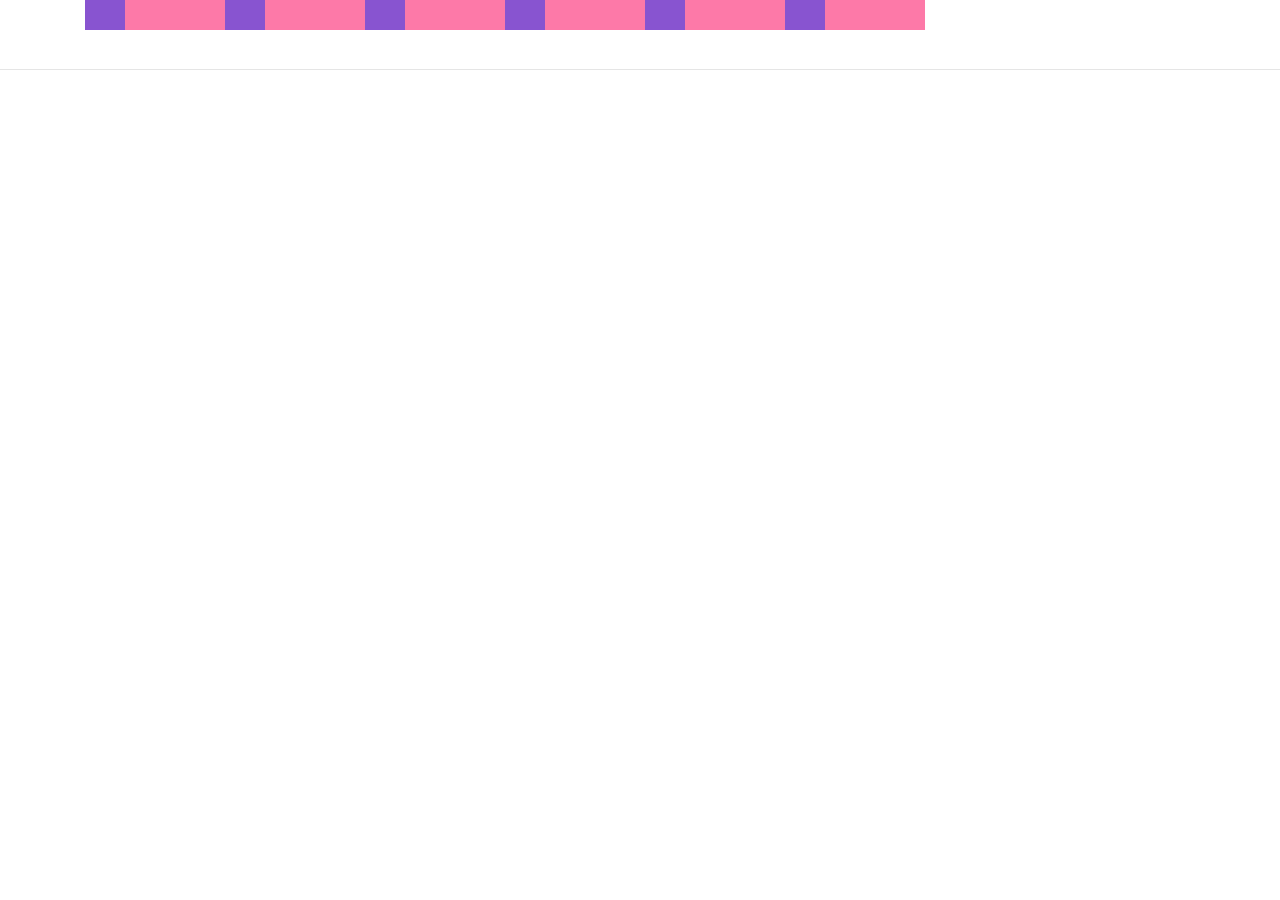
<file: index2.html>
<!DOCTYPE html>
<html lang="en">
<head>
    <meta charset="UTF-8">
    <meta http-equiv="X-UA-Compatible" content="IE=edge">
    <meta name="viewport" content="width=device-width, initial-scale=1.0">
    <title>Responsive</title>
    <link rel="stylesheet" href="https://cdn.jsdelivr.net/npm/bootstrap@4.3.1/dist/css/bootstrap.min.css" integrity="sha384-ggOyR0iXCbMQv3Xipma34MD+dH/1fQ784/j6cY/iJTQUOhcWr7x9JvoRxT2MZw1T" crossorigin="anonymous">

    <link rel="stylesheet" href="./style2.css">
</head>
<body>
    <div class="container" id="container2">
        <div class ="row " >
            <ul class="col-12" id="the-li"></ul>
        </div>
    </div>
    <hr/>
    <script>
          var html="";
            var htmlspan="";
            for(let i = 0 ; i < 12; i++){
                html += '<li></li>';      
            }
            document.getElementById("the-li").innerHTML=html;
    </script>
</body>
</html>
</file>
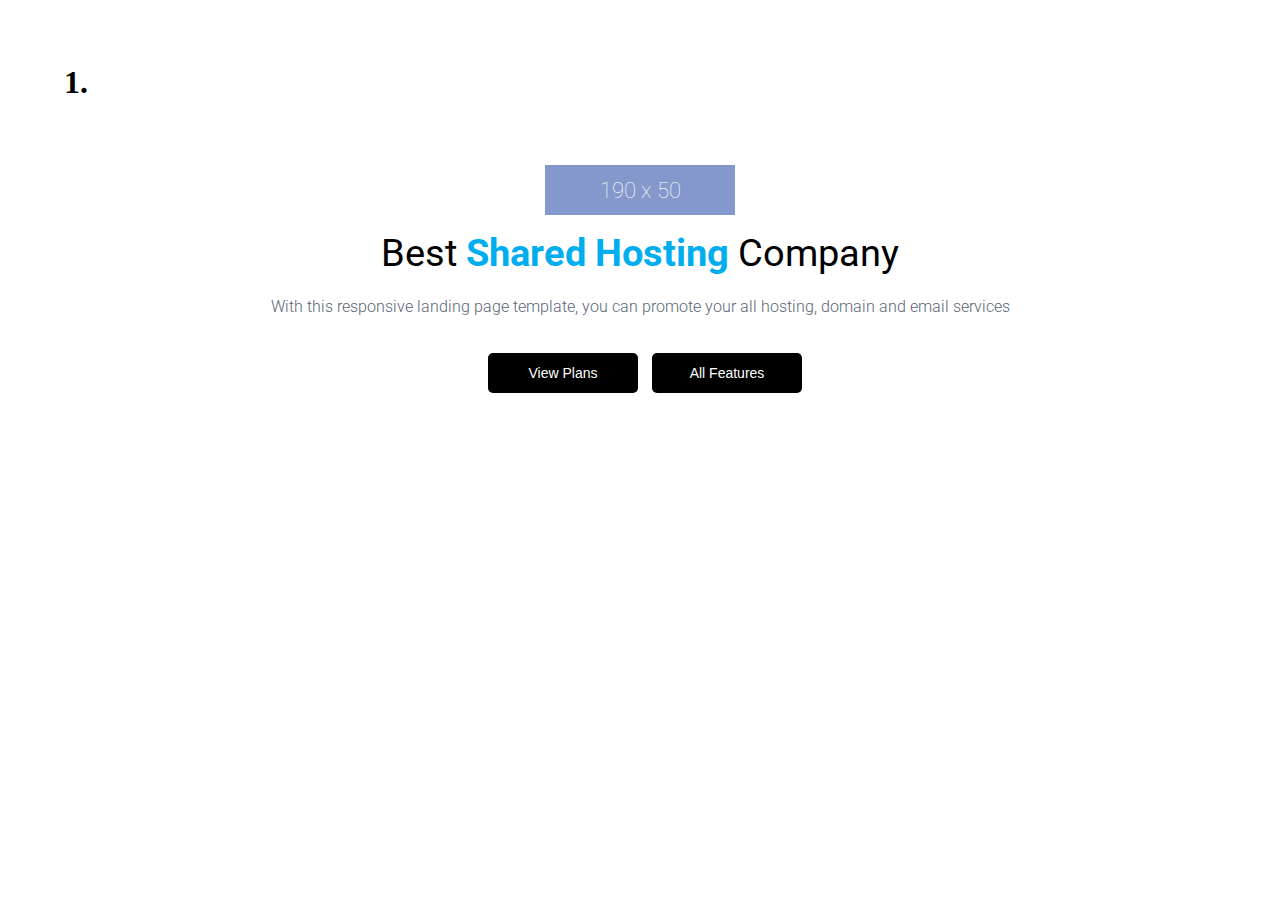
<file: BT1/part1.html>
<!DOCTYPE html>
<html lang="en">
<head>
    <meta charset="UTF-8">
    <meta http-equiv="X-UA-Compatible" content="IE=edge">
    <meta name="viewport" content="width=device-width, initial-scale=1.0">
    <title>Part 1</title>
    <link rel="stylesheet" href="style1.css">
</head>
<body>
    <h1>1.</h1>
    <div class ="section_1">
        <button class="section_1_button1">190 x 50</button>
        <p class="section_1-content">Best <span class="section_1-textblue">Shared Hosting</span> Company</p>
        <p>With this responsive landing page template, you can promote your all hosting, domain and email services</p>
        <button class="section_1-button2">View Plans</button>
        <button class="section_1-button3">All Features</button>
    </div>

</body>
</html>
</file>
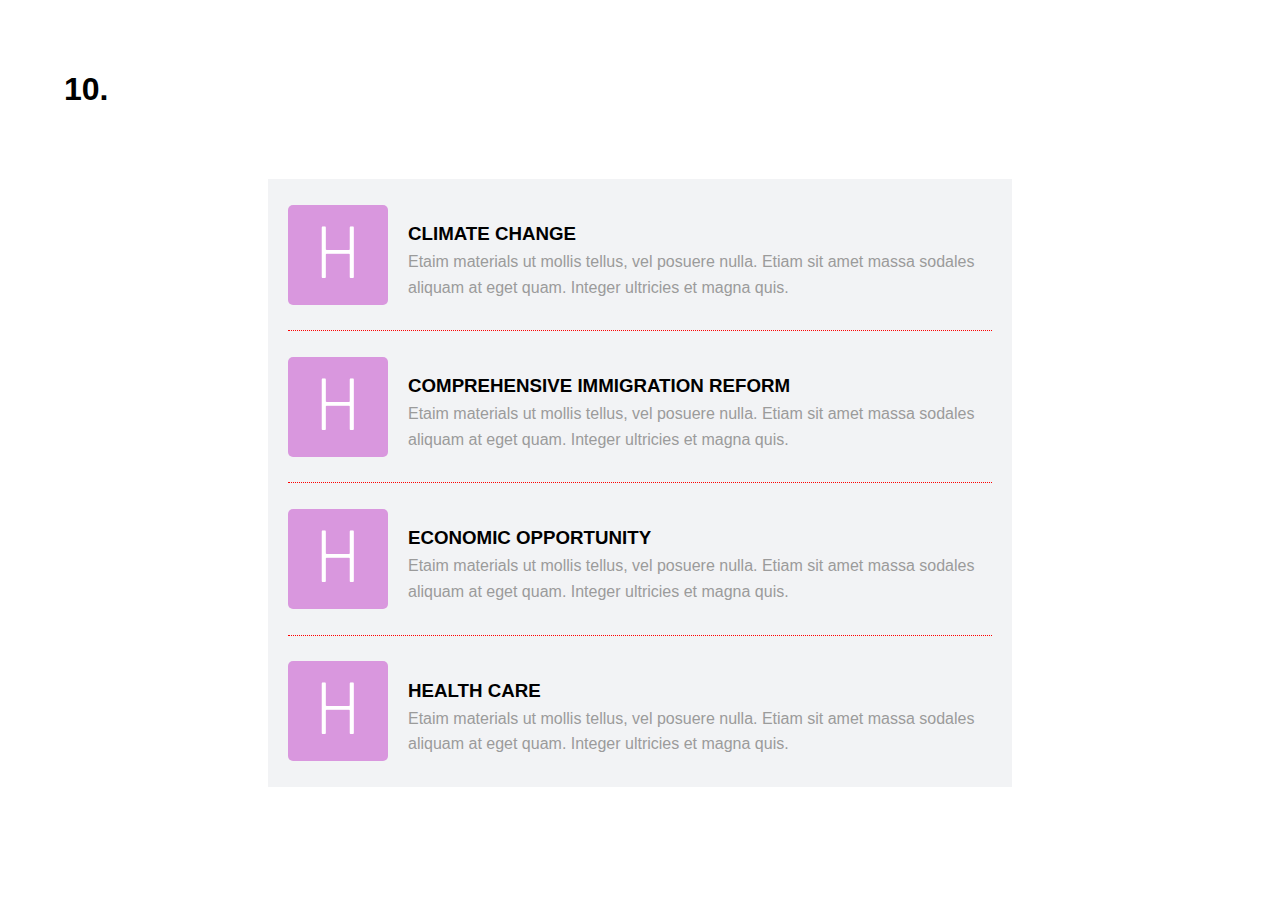
<file: BT10/part10.html>
<!DOCTYPE html>
<html lang="en">
<head>
    <meta charset="UTF-8">
    <meta http-equiv="X-UA-Compatible" content="IE=edge">
    <meta name="viewport" content="width=device-width, initial-scale=1.0">
    <title>Part 10</title>

    <link rel="stylesheet" href="style10.css">
</head>
<body>
    
    <h1>10.</h1>
    <div class="section_10">
      <div class="para">
        <div class="avatar"> H </div>
        <div class="content">
          <div class="title">
            <h3>CLIMATE CHANGE</h3>
          </div>
          <div class="text">
            <p>Etaim materials ut mollis tellus, vel posuere nulla. Etiam sit amet massa sodales aliquam at eget quam. Integer ultricies et magna quis.</p>
          </div>
        </div>
        </div>
        <div class="para">
          <div class="avatar"> <p>H</p> </div>
          <div class="content">
            <div class="title">
              <h3>COMPREHENSIVE IMMIGRATION REFORM</h3>
           
            </div>
        
            <div class="text">
              <p>Etaim materials ut mollis tellus, vel posuere nulla. Etiam sit amet massa sodales aliquam at eget quam. Integer ultricies et magna quis.</p>
            </div>
          </div>
          </div>
          <div class="para">
            <div class="avatar"> H </div>
            <div class="content">
              <div class="title">
                <h3>ECONOMIC OPPORTUNITY</h3>
              </div>
              <div class="text">
                <p>Etaim materials ut mollis tellus, vel posuere nulla. Etiam sit amet massa sodales aliquam at eget quam. Integer ultricies et magna quis.</p>
              </div>
            </div>
            </div>
            <div class="para para4">
              <div class="avatar"> H </div>
              <div class="content">
                <div class="title">
                  <h3>HEALTH CARE</h3>
                </div>
                <div class="text">
                  <p>Etaim materials ut mollis tellus, vel posuere nulla. Etiam sit amet massa sodales aliquam at eget quam. Integer ultricies et magna quis.</p>
                </div>
              </div>
      </div>
       
    </div>
 
</body>
</html>
</file>
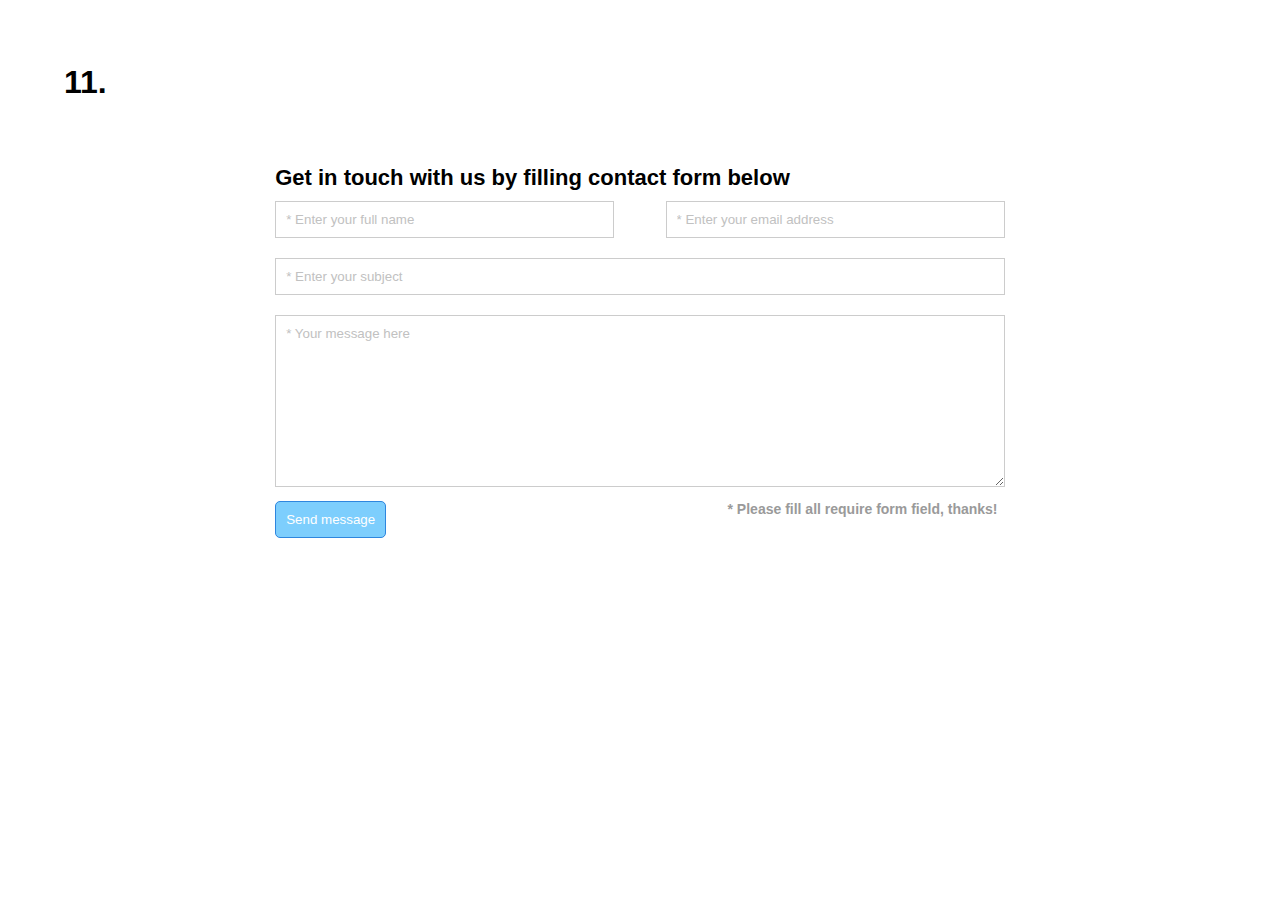
<file: BT11/part11.html>
<!DOCTYPE html>
<html lang="en">
<head>
    <meta charset="UTF-8">
    <meta http-equiv="X-UA-Compatible" content="IE=edge">
    <meta name="viewport" content="width=device-width, initial-scale=1.0">
    <title>Part 11</title>
    <link rel="stylesheet" href="style11.css">
</head>
<body>
    <h1>11.</h1>
    <div class="section_11">
        <p>Get in touch with us by filling contact form below</p>
        <form>
            <div class="haft-size">
            <input type="text" placeholder="* Enter your full name" name ="name" id="name">
            <input type="email" placeholder="* Enter your email address" name ="email" id="email">
            </div>
            <input type="text" placeholder="* Enter your subject" name ="subject" id="subject">
            <textarea rows="10" placeholder="* Your message here" name ="message" id="message"></textarea>
            <div class="last-item">
                <button type ="submit">Send message</button>
                <span>* Please fill all require form field, thanks!</span>
            </div>
        </div>    
        </form>
    </div>

</body>
</html>
</file>
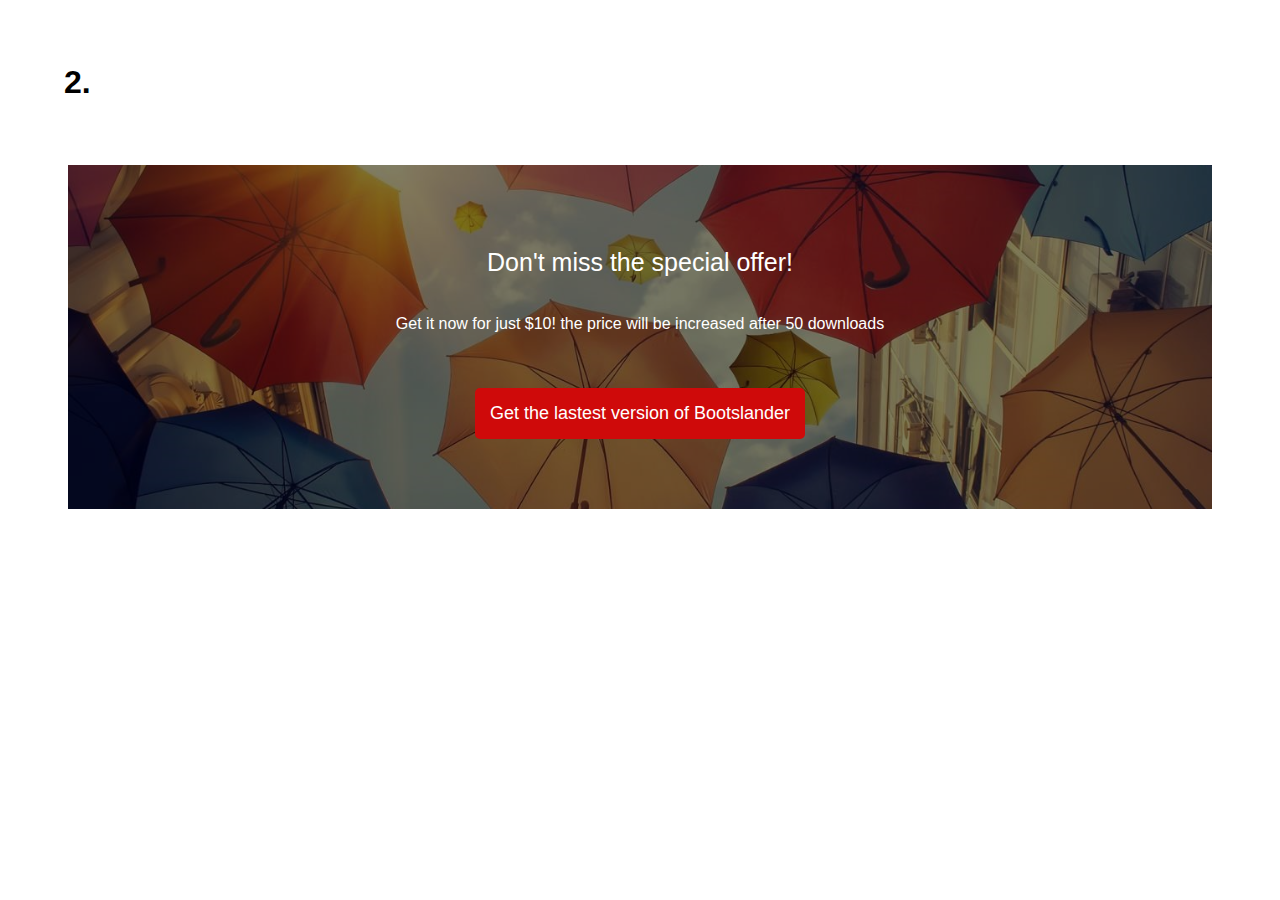
<file: BT2/part2.html>
<!DOCTYPE html>
<html lang="en">
<head>
    <meta charset="UTF-8">
    <meta http-equiv="X-UA-Compatible" content="IE=edge">
    <meta name="viewport" content="width=device-width, initial-scale=1.0">
    <title>Part 2</title>
    <link rel="stylesheet" href="style2.css">
</head>
<body>
    <h1>2.</h1>
    <div class ="section_2">
        <div class ="background">  </div>
            <div class="content">
            <p class="section_2_text">Don't miss the special offer!</p>
            <p>Get it now for just $10! the price will be increased after 50 downloads</p>
            <button class="section_2_button1">Get the lastest version of Bootslander</button>
      
        </div>    
    </div>
</body>
</html>
</file>
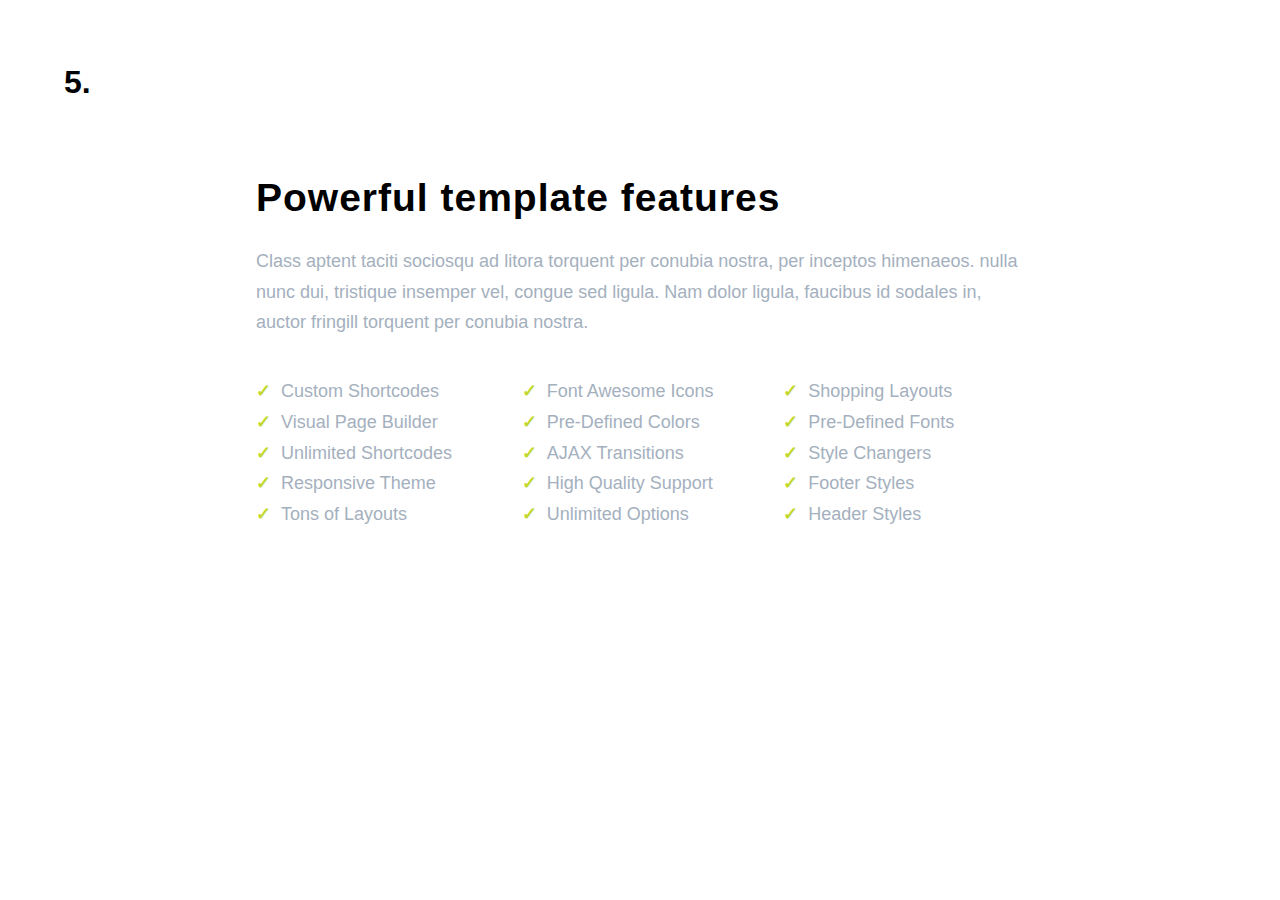
<file: BT5/part5.html>
<!DOCTYPE html>
<html lang="en">
<head>
    <meta charset="UTF-8">
    <meta http-equiv="X-UA-Compatible" content="IE=edge">
    <meta name="viewport" content="width=device-width, initial-scale=1.0">
    <title>Part 5</title>
    <link rel="stylesheet" href="style5.css">
</head>
<body>
    
    <h1>5.</h1>
    <div class="section_5">
        <p> Powerful template features </p>
        <p>Class aptent taciti sociosqu ad litora torquent per conubia nostra, per inceptos himenaeos. nulla nunc dui, tristique insemper vel, congue sed ligula. Nam dolor ligula, faucibus id sodales in, auctor fringill torquent per conubia nostra. </p>
        <div class="grid-container">
        <ul class="grid-ul">
            <li>Custom Shortcodes</li>
            <li>Font Awesome Icons</li>
            <li>Shopping Layouts</li>
            <li>Visual Page Builder</li>
            <li>Pre-Defined Colors</li>
            <li>Pre-Defined Fonts</li>
            <li>Unlimited Shortcodes</li>
            <li>AJAX Transitions</li>  
            <li>Style Changers</li>
            <li>Responsive Theme</li>
            <li>High Quality Support</li>
            <li>Footer Styles</li>
            <li>Tons of Layouts</li>        
            <li>Unlimited Options</li>
            <li>Header Styles</li>
        </ul class="grid-item">
    </div>
    </div>

</body>
</html>
</file>
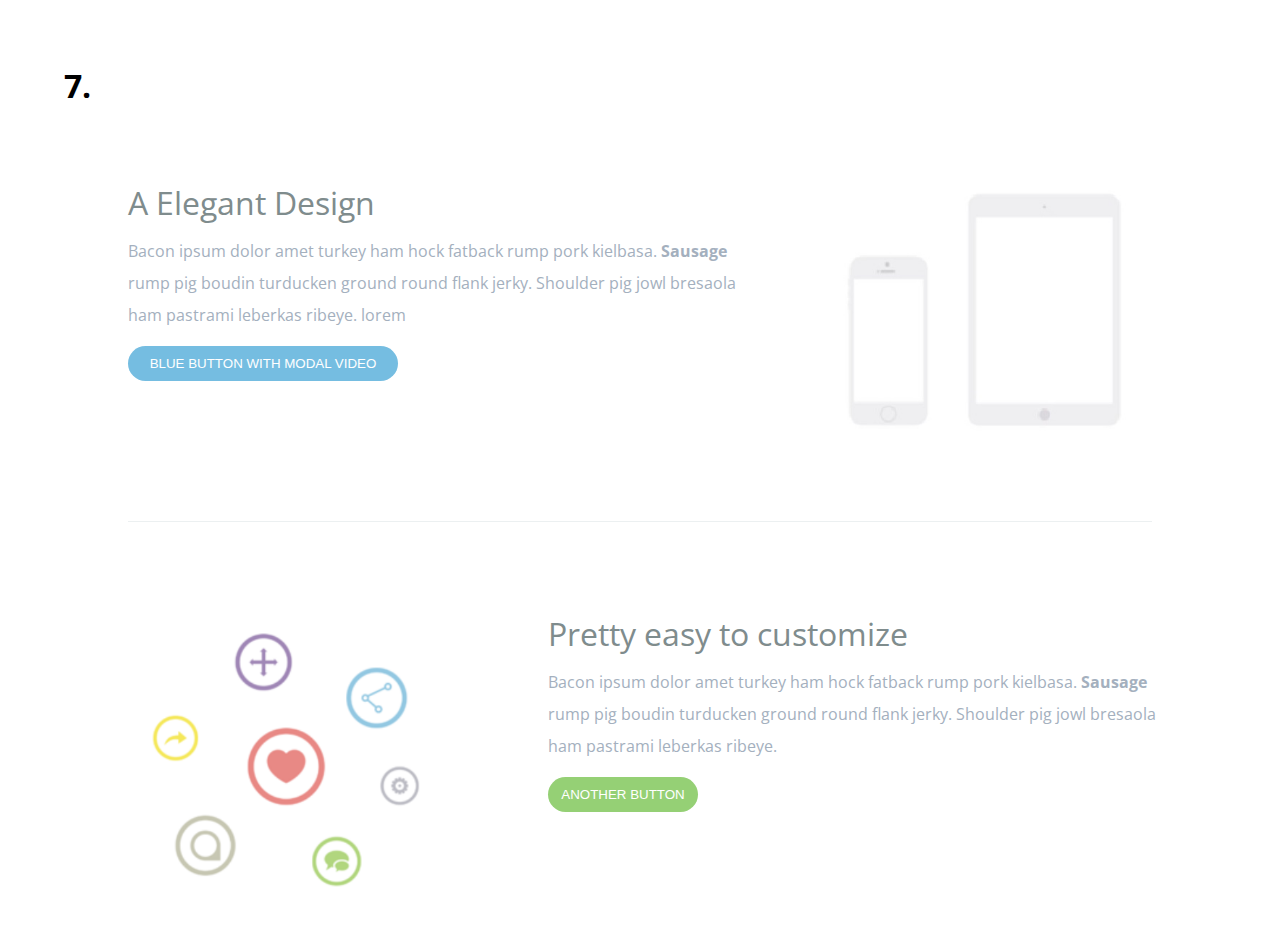
<file: BT7/part7.html>
<!DOCTYPE html>
<html lang="en">
<head>
    <meta charset="UTF-8">
    <meta http-equiv="X-UA-Compatible" content="IE=edge">
    <meta name="viewport" content="width=device-width, initial-scale=1.0">
    <title>Part 7</title>
    <link rel="stylesheet" href="style7.css">
</head>
<body>
    <h1>7.</h1> 
    <div class="section_7">
        <div class="flex-container flex1">
            <div class="item_mobile">
                <img src="../image/mobile.jpg" alt="pic1"/>
            </div>
            <div class="item1">
                <p>A Elegant Design</p>
                <p>Bacon ipsum dolor amet turkey ham hock fatback rump pork kielbasa. <span>Sausage </span>rump pig boudin turducken ground round flank jerky. Shoulder pig jowl bresaola ham pastrami leberkas ribeye. lorem</p>
                <button class="section_7-button1">
                    BLUE BUTTON WITH MODAL VIDEO
                </button>
            </div>
            <div class="item2">
                <img src="../image/mobile.jpg" alt="pic1"/>
            </div>
        </div>
        
        <div class="flex-container flex2">
            <div class="item3"><img src="../image/section7-pic2.png" alt="pic2"/></div>
            <div class="item4">      
                <p>Pretty easy to customize</p>
                <p>Bacon ipsum dolor amet turkey ham hock fatback rump pork kielbasa. <span>Sausage </span>rump pig boudin turducken ground round flank jerky. Shoulder pig jowl bresaola ham pastrami leberkas ribeye.</p>
                <button class="section_7-button2">
                   ANOTHER BUTTON
                </button></div>
        </div>
    </div>

</body>
</html>
</file>
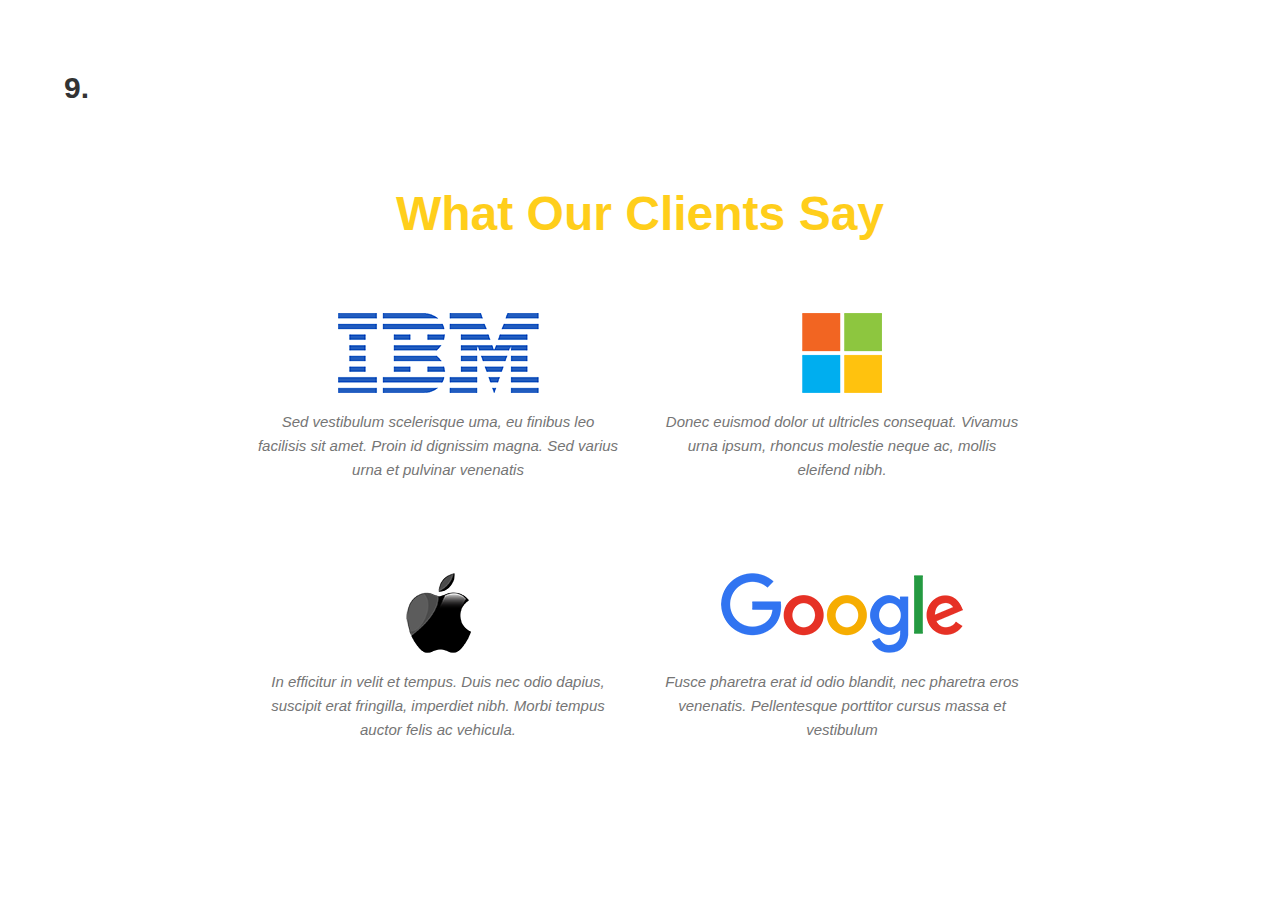
<file: BT9/part9.html>
<!DOCTYPE html>
<html lang="en">
<head>
    <meta charset="UTF-8">
    <meta http-equiv="X-UA-Compatible" content="IE=edge">
    <meta name="viewport" content="width=device-width, initial-scale=1.0">
    <title>Part 9</title>

    <link rel="stylesheet" href="style9.css">
</head>
<body>
<h1>9.</h1>
    <section class="client">
      <div class="title">
        <h2>What Our Clients Say</h2>
        </div>
        
        <div class="client-list">
          <div class="item1">
            <img src="../image/ibm.png" alt="IBM">
            <p class="info-text">Sed vestibulum scelerisque uma, eu finibus leo facilisis sit amet. Proin id dignissim magna. Sed varius urna et pulvinar venenatis</p>
          </div>
    
          <div  class="item2"> 
            <img src="../image/microsoft.png" alt="Microsoft">
            <p class="info-text">Donec euismod dolor ut ultricles consequat. Vivamus urna ipsum, rhoncus molestie neque ac, mollis eleifend nibh.</p>
          </div>
    
          <div  class="item3">
            <img src="../image/apple.png" alt="Apple">
            <p class="info-text">In efficitur in velit et tempus. Duis nec odio dapius, suscipit erat fringilla, imperdiet nibh. Morbi tempus auctor felis ac vehicula.</p>
          </div>
          
          <div  class="item4">
            <img src="../image/google.png" alt="Google">
            <p class="info-text">Fusce pharetra erat id odio blandit, nec pharetra eros venenatis. Pellentesque porttitor cursus massa et vestibulum</p>
          </div>
        </div>
</body>
</html>
</file>
<file: style2.css>
*{
  margin: 0;
  padding:0;
  width: 100%;
}

@media screen and (min-width: 320px) {
  li{
    display: inline-block;
  }
  li:nth-child(2n){
    background-color:#27ae60;
    width: 30px;
    height: 30px;

  }
  li:nth-child(2n+1){
   
    background-color:#e74c3c;
    width: 20px;
    height: 30px;
  }
  
}
@media screen and (min-width: 425px) {
  
  li:nth-child(2n){
    background-color:#e74c3c;
    width: 50px;
  }
  li:nth-child(2n+1){
   
    background-color: #f1c40f;
    width: 20px;
  }
  
}
@media screen and (min-width: 768px) {
  
  li:nth-child(2n){
    background-color: #f1c40f;
    width: 40px;
  }
  li:nth-child(2n+1){
   
    background-color: #218c74;
    width: 30px;
  }
  
}
/*Màn hình width 992px: phần tử lẻ màu vàng  with 30px, phần tử chẵn màu tím with-40px*/

@media screen and (min-width: 992px) {
  
  li:nth-child(2n){
    background-color: #8854d0;
    width: 40px;
  }
  li:nth-child(2n+1){
    background-color: #f1c40f;
    width: 30px;
  }
  
}

/*Màn hình width 1200: phần tử lẻ màu tím with 50px, phần tử chẵn màu hồng with-100px*/
@media screen and (min-width: 1200px) {

  li:nth-child(2n){
    background-color: #fd79a8;
    width: 100px;
  }
  li:nth-child(2n+1){
    background-color: #8854d0;
    width: 40px;
  }
  
}
</file>
<file: BT1/style1.css>
@import url('https://fonts.googleapis.com/css2?family=Open+Sans:wght@300;500&family=Roboto:wght@100;300;400;500;700&display=swap');
*{
    padding: 0;
    margin: 0;
  }
hmtl{
    font-family: 'Open Sans', sans-serif;   
    box-sizing: border-box;
}
h1{
    text-align: left;
    margin: 5%;
}

/*----------part 1---------*/
.section_1{
    text-align: center;
    line-height:2;
    width: 80%;
    margin: auto;
    font-family: "Roboto", "serif";
}

.section_1_button1{
    background-color: #8598cc;
    border: none;
    width: 190px;
    height: 50px;
    margin: auto;
    align-items: center;
    color: white;
    font-size: 22px;
    font-weight: 100;
    font-family: "Roboto", "sans-serif";
}
.section_1-content{
    font-size: 28px;
    font-weight: 400;
}
.section_1-textblue{
    color: #00aeef;
    font-weight: bold;
}
.section_1-button2,.section_1-button3{
    background-color: black;
    color: white;
    display: block;
    width: 100%;
    height: 40px;
    margin-left: 10px;
    margin-top: 20px;
    font-size: 14px;
    border-radius: 5px;
    border: none;
}
.section_1 p:last-of-type {
    font-weight: 300;
    font-size: 16px;
    color: #576574;
}
button:hover {
    background-color: #00aeef;
  }
@media only screen and (min-width: 768px) and (max-width: 991px) {
    .section_1-button2,.section_1-button3{
        display: inline-block;
        width: 150px;
        height: 40px;
        margin-left: 10px;
        margin-top: 30px;
    }
    .section_1-content{
        font-size: 36px;
    }
}
@media only screen and (min-width: 992px) {
    .section_1-button2,.section_1-button3{
        display: inline-block;
        width: 150px;
        height: 40px;
        margin-left: 10px;
        margin-top: 30px;
    }
    .section_1-content{
        font-size: 38px;
    }
}
</file>
<file: BT10/style10.css>
@import url('https://fonts.googleapis.com/css2?family=Rajdhani:wght@300&display=swap');
* {
  margin: 0;
  padding: 0;
}
ul {
  list-style: none;
}
body {
  color: #9b9b9b;
  font-family: Helvetica,sans-serif;
  font-size: 16px;
  line-height: 1.6;
  box-sizing: border-box;
}

h1{
  text-align: left;
  margin: 5%;
  color: black;
}
.section_10 {
  width:90%;
  margin: auto;
  background-color: #f2f3f5;
  padding: 0 10px;
}
.title{
  color: black;
  margin-top: 10px;

  text-align: center
}

.para{
 border-bottom: 1px dotted red;
 padding: 20px 0;
}
.para4{
  border-bottom: none;
}
.avatar{
  background-color:#d997de;
  color: white;
  border: none;
  width: 100px;
  height: 100px;
  font-family: 'Rajdhani', sans-serif;
  display: flex;
  justify-content: center;
  align-items: center;
  font-size: 80px;
  border-radius: 5px;
  margin-bottom: 10px;
  margin: auto;
}


@media only screen and (min-width: 768px) and (max-width: 991px) {
  .section_10{
    width: 70%;
    padding:0 20px;
  }
 .para{
  display: grid;
  grid-template-columns: auto auto;
 }
 .avatar{
  margin-right: 20px;
 }
 .content{
  padding: 10px 0;
 }
 .title{
  text-align: left;
}
}
@media only screen and (min-width: 992px) {
  .section_10{
    width: 55%;
    padding:0 20px;
  }
  .para{
    display: grid;
    grid-template-columns: auto auto;
   }
   .avatar{
    margin-right: 20px;
   }
   .content{
    padding: 10px 0;
   }
   .title{
    text-align: left;
  }
    
    }
</file>
<file: BT11/style11.css>
*{
    padding: 0;
    margin: 0;
  }
body{
    font-family: Helvetica,sans-serif;  
    box-sizing: border-box;
}
h1{
    text-align: left;
    margin: 5%;
}
/*----------part 11---------*/
.section_11{
    width: 80%;
    margin: auto;
}
.section_11 p:first-of-type {
    font-weight: bold;
    color: black!important;;
    font-size: 16px;
}
.section_11 span {
   color: #9a9a9a;
   font-weight: 600;
   display: block;
   font-size: 12px;
   margin-bottom: 10px;
}
.section_11 input[type="text"], .section_11 input[type="email"],.section_11 textarea{
   margin: 10px 0;
   width: 97%;
   border: 1px solid #ccc;
   padding: 10px;
}
.section_11 button{
   margin-bottom: 10px;
   background-color: #7dcefd;
   color: white;
   border: 1px solid #2e86de;
   padding: 10px;
   border-radius: 5px;
   width: 100%;
}
::placeholder {
    color: #c1c1c1;
    font-family: Helvetica,sans-serif;  
}
button:hover{
    background-color: #0984e3;
}
.last-item{
    display: flex;
    flex-direction: column-reverse;
}
/*----------part 1---------*/

@media only screen and (min-width: 768px) and (max-width: 991px) {
    .section_11 .last-item{
        width: 100%;
    }
    input[type="email"]{
        float: none;
    }
    .section_11 button{
        display: inline-block;
        width: 25%;
    }
    .section_11 span {
        display: inline-block;
        margin-left: auto;
        order: 2;
    }
    .last-item{
        display: flex;
        flex-direction: row;
    }
    .section_11 p:first-of-type {
        font-size: 20px;
    }
}
@media only screen and (min-width: 992px) {
    .section_11{
        width: 57%;
        margin: auto;
    }
    .section_11 button{
        display: inline-block;
        width: auto;
    }
    .section_11 span{
        font-size: 14px;
    }
    .section_11 .haft-size{
        width: 100%;
        display: flex;
        flex-direction:row;
    }
    .section_11 #name, .section_11 #email{
        width: 44%;
    }
    .section_11 p:first-of-type {
        font-size: 22px;
    }
    .section_11  #email{
        margin-left: 7%;
    }
    .section_11 span {
        float: right;
        padding-right: 1%;
        margin-left: auto;
        order: 2;
    }
    .last-item{
        display: flex;
        flex-direction: row;
    }

}
</file>
<file: BT2/style2.css>
@import url('https://fonts.googleapis.com/css2?family=Open+Sans:wght@300;500&family=Roboto:wght@100;300;700&display=swap');
*{
    padding: 0;
    margin: 0;
  }
hmtl, body{
    font-family: Helvetica,sans-serif;
    box-sizing: border-box;
}
h1{
    text-align: left;
    margin: 5%;
}
/*----------part 2---------*/
.section_2{
    background:black;
    color: white;
    text-align: center;
    line-height:3;
    padding: 3%;
    width: 80%;
    margin: auto;
    align-items: center;
    justify-content: center;
    position: relative; 
    display: flex;
    z-index:0;
}

.section_2_text{
    font-size: 20px;

}
.section_2 p:last-child{
    font-size: 14px;
}
.background{    
    content: "";
    background: url("../image/umberella.png") no-repeat center center;
    background-size:cover;
    position: absolute;
    top: 0px;
    right: 0px;
    bottom: 0px;
    left: 0px;
    opacity: 0.5;
    z-index: -1;
}

.section_2_button1{
    opacity: clear;
    background-color: rgba(207, 10, 10, 1);
    border: none;
    color: white;
    margin-top: 40px;
    font-size: 18px;
    padding: 15px;
    border-radius: 5px;
    margin-bottom: 10px;
    z-index:1;
}
.section_2_button1:hover{
    background-color:#b71540;
}

@media only screen and (min-width: 768px) and (max-width: 991px) {
    .section_2_text{
        font-size: 22px;
    }
    .section_2{
        padding: 40px;
    }
    
}
@media only screen and (min-width: 992px) {
    .section_2_text{
        font-size: 25px;
    }
    .section_2{
        padding: 60px;
    }
}
</file>
<file: BT5/style5.css>
*{
    padding: 0;
    margin: 0;
    font-family: Helvetica,sans-serif;
}
hmtl{
 
    box-sizing: border-box;
}
h1{
    text-align: left;
    margin: 5%;
}
/*----------part 5---------*/
.section_5{
    width: 90%;
    font-size: 16px;
    color:#a4b0be;
    margin: auto;
    line-height: 1.7; 
}
.section_5 p:first-of-type {
    font-weight: bold;
    font-size: 31px;
    color: black;
    margin-bottom: 5%;
    letter-spacing: 0.3px;
}
.section_5 ul{
    display: block;
    width: 100%;
    margin-top: 5%;
    list-style-position: inside;
    list-style-type: none;
}
.section_5 li{
    display: block;
}
.section_5 li:before{
    content: "\2713 ";
    color: #c2d82e;
    font-weight: bold;
    padding-right: 10px;
}

/*----------part 1---------*/

@media only screen and (min-width: 515px) and (max-width: 948px) {
    .section_5 p:first-of-type {
        font-weight: bold;
        font-size: 33px;
        margin-bottom: 10px;
    }

    .section_5{
        font-size: 18px;
        width: 80%;
    }
    .section_5 ul{
        display: grid;
        grid-template-columns: auto auto;
    }
}
@media only screen and (min-width: 949px) {
    .section_5{
        width: 60%;
        font-size: 18px;  
    }

    .section_5 p:first-of-type {
        font-weight: bold;
        font-size: 39px;
        margin-bottom: 15px;
        letter-spacing:1px;
    }
    .section_5 ul{
        display: grid;
        grid-template-columns: auto auto auto;
    }

}
</file>
<file: BT7/style7.css>
@import url('https://fonts.googleapis.com/css2?family=Open+Sans:wght@300;500&family=Roboto:wght@100;300;700&display=swap');
*{
    padding: 0;
    margin: 0;
  }
body{
    font-family: 'Open Sans', sans-serif;   
    box-sizing: border-box;
}
h1{
    text-align: left;
    margin: 5%;
}
 /*----------part 7---------*/
.section_7{
  width: 80%;
  margin: auto;
  line-height: 2;
  text-align: center;
}
.item2{
    display: none;
}

.section_7 img{
  height: 220px;
  width: 220px;
}
.section_7 span{
  font-weight: bold;
}
.section_7 p{
    color:#a4b0be;
}
.section_7 p:first-of-type{
    font-size: 26px;
    color: #7f8c8d;
}
.section_7 button{
    color: white;
    border-radius: 30px;
    padding: 10px;
   
    margin: 15px 0;
    border: none;
}
.section_7-button1{
    background-color: #75bde1;
    width: 270px;
  
}
.section_7-button2{
    background-color: #95d075;
    width: 270px;
}
.flex1{
    border-bottom: 1px solid #ecf0f1;
    margin-bottom: 20px;
    padding-bottom: 20px;
}
.flex2{
    margin-top: 20px;
}
button:hover{
  background-color: #12CBC4;
}
@media only screen and (min-width: 768px) and (max-width: 991px) {
  .section_7{
    width: 80%;
    margin:auto;
  }
  .section_7 .flex-container {
    display: grid;
    grid-template-columns: auto auto;
    overflow: auto;
    margin-bottom: 20px;
  }
  .section_7-button2{
    width: 180px;
  }
  .item_mobile{
    display:none;
  }
  .item2{
    display: inline-block;
  }.
  
  img{
    widh: 320px;
    height: 320px;
  }
  .flex1{
    padding-bottom: 40px;
  }
  .flex2{
    padding-top: 40px;
  }
  .item1, .item4{
    text-align: left; 
    width:80%; 
  }
  .item1{
    padding-right: 30px;
    
  }
  .item4{
    padding-left: 70px;
  }
}
@media only screen and (min-width: 992px) {
  
  .section_7 .flex-container {
      display: grid;
    grid-template-columns: auto auto;

    margin: auto;
  }
  .item_mobile{
    display:none;
  }
  .item2{
    display: inline-block;
  }
  .section_7 img{
    height: 320px;
    width: 320px;
  }
  .section_7 p:first-of-type{
      font-size: 32px;
  }

  .section_7-button2{
      
      width: 150px;
  }
  .flex2{
      padding-top: 80px;
  }
  .item1, .item4{
    text-align: left; 
    width:90%; 
  }
  .item1{
    padding-right: 100px;
    
  }
  .item4{
    padding-left: 100px;
  }
}
@media only screen and (min-width: 1440px) {
  .section_7{
    width: 50%;
    margin:auto;
  }

  .item3{
    margin-right: 120px;
  }
}
</file>
<file: BT9/style9.css>
* {
    margin: 0;
    padding: 0;
  }

body {
  color: #333;
  font-family: Helvetica,sans-serif;
  font-size: 15px;
  line-height: 1.6;
  box-sizing: border-box;

}
h1{
    margin: 5%;
    text-align: left;
}
  
  /* Layout */
.client {
  width: 90%;
  margin: auto;
  text-align: center;
}
.title{
  width: 90%;
  margin:auto;
}

.client h2 {
  color: #ffce1b;
  font-size:32px;
  margin-bottom: 31px;
  text-align: center;

}

.client div p{
  color: #757575;
  font-style: italic;
  margin-bottom: 20px;
  margin-top: 10px;
}
.item1, .item2, .item3,.item4{
  min-height: 220px;
  min-width:220px;
}
@media only screen and (min-width: 768px) and (max-width: 991px) {
 
  .client h2 {
    font-size: 36px;
  }
  .client-list{
    display: grid;
    grid-template-columns: auto auto;
    grid-gap: 50px;
 

  }
  .client-list div{
    width: 300px;
    height: 200px;
  }
}
@media only screen and (min-width: 992px) {
  .client{
    width: 60%;
    margin: auto;

  }
  .client-list{
    display: grid;
    grid-template-columns: auto auto;
    grid-gap: 40px;
    margin: auto;
  }
  .client h2{
    font-size: 48px;
    margin-bottom: 60px;
  }

 
}
</file>
